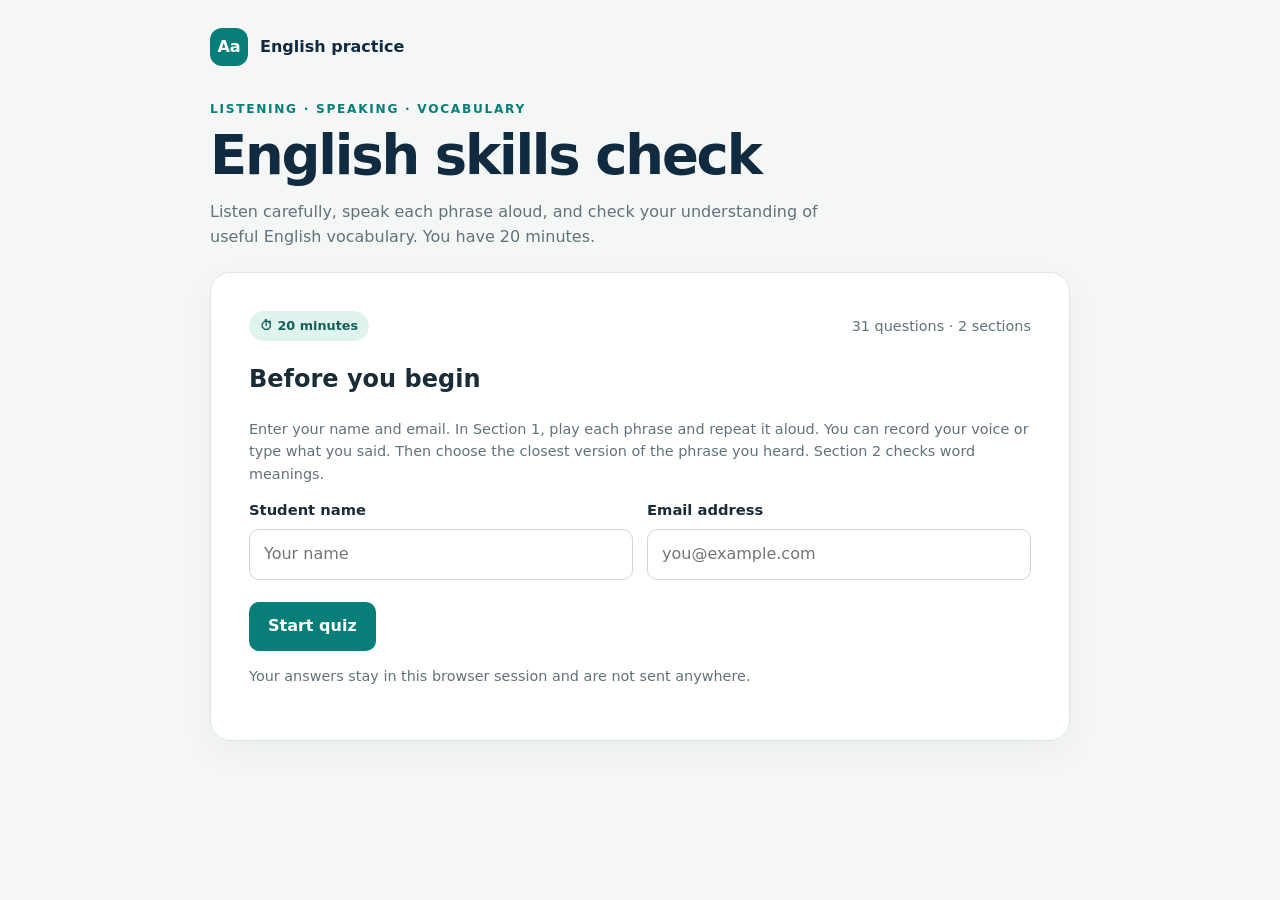
<file: index.html>
<!doctype html>
<html lang="en">
<head>
<meta charset="utf-8"><meta name="viewport" content="width=device-width,initial-scale=1"><meta name="theme-color" content="#102b3f">
<title>English Listening & Speaking Quiz</title>
<link rel="stylesheet" href="style.css"></head>
<body><main class="shell"><div class="brand"><span class="brand-mark">Aa</span><span>English practice</span></div>
<header class="hero"><div class="eyebrow">Listening · Speaking · Vocabulary</div><h1>English skills check</h1><p>Listen carefully, speak each phrase aloud, and check your understanding of useful English vocabulary. You have 20 minutes.</p></header>
<section id="intro" class="card"><div class="topline"><div><span class="pill">⏱ 20 minutes</span></div><span class="muted">31 questions · 2 sections</span></div><h2>Before you begin</h2><p class="muted">Enter your name and email. In Section 1, play each phrase and repeat it aloud. You can record your voice or type what you said. Then choose the closest version of the phrase you heard. Section 2 checks word meanings.</p><div class="row"><div class="field"><label for="studentName">Student name</label><input id="studentName" type="text" placeholder="Your name" autocomplete="name" required></div><div class="field"><label for="studentEmail">Email address</label><input id="studentEmail" type="email" placeholder="you@example.com" autocomplete="email" required></div></div><div class="actions"><button class="btn" id="startBtn">Start quiz</button></div><p class="muted">Your answers stay in this browser session and are not sent anywhere.</p></section>
<section id="quiz" class="card hidden"><div class="topline"><span class="pill" id="sectionPill">Section 1 of 2</span><span class="timer" id="timer">20:00</span></div><div class="progress"><span id="progressFill"></span></div><div class="qnum" id="qnum"></div><div class="section-head" id="sectionTitle"></div><div class="prompt" id="prompt"></div><div id="listeningArea"></div><div id="answerArea"></div><div class="actions"><button class="btn secondary" id="backBtn">Back</button><button class="btn" id="nextBtn">Next question</button></div><div class="foot">You can move back and change answers before submitting.</div></section>
<section id="results" class="card hidden"></section></main>
<script src="script.js" defer></script></body></html>
</file>
<file: style.css>
:root{--navy:#102b3f;--teal:#087e79;--mint:#dff4ec;--paper:#f5f7f6;--ink:#192c37;--muted:#60727b;--line:#dce6e4;--gold:#e2a23a;--red:#a63838}*{box-sizing:border-box}body{margin:0;background:var(--paper);color:var(--ink);font:16px/1.55 "Segoe UI",system-ui,sans-serif}.shell{max-width:900px;margin:0 auto;padding:28px 20px 64px}.brand{display:flex;align-items:center;gap:12px;color:var(--navy);font-weight:750}.brand-mark{background:var(--teal);color:white;width:38px;height:38px;border-radius:12px;display:grid;place-items:center}.hero{margin:34px 0 22px}.eyebrow{text-transform:uppercase;letter-spacing:.14em;color:var(--teal);font-size:.76rem;font-weight:800}.hero h1{font-size:clamp(2rem,5vw,3.4rem);line-height:1.06;letter-spacing:-.04em;color:var(--navy);margin:8px 0}.hero p{color:var(--muted);max-width:650px}.card{background:white;border:1px solid var(--line);border-radius:20px;padding:clamp(22px,4vw,38px);box-shadow:0 12px 34px #1735450b}.row{display:flex;gap:14px;flex-wrap:wrap}.field{flex:1;min-width:220px}label{display:block;font-weight:700;font-size:.92rem;margin:0 0 7px}input[type=text],input[type=email],textarea{font:inherit;width:100%;border:1px solid #ccd8d8;border-radius:10px;padding:12px 14px;background:white;color:var(--ink)}input:focus,textarea:focus{outline:3px solid #087e7926;border-color:var(--teal)}.muted{color:var(--muted);font-size:.9rem}.actions{display:flex;gap:10px;flex-wrap:wrap;margin-top:22px}.btn{border:0;background:var(--teal);color:white;padding:12px 19px;border-radius:10px;font:inherit;font-weight:750;cursor:pointer;transition:.15s}.btn:hover{filter:brightness(.92);transform:translateY(-1px)}.btn.secondary{background:#e8f1ef;color:var(--navy)}.btn.dark{background:var(--navy)}.btn:disabled{opacity:.55;cursor:not-allowed;transform:none}.pill{display:inline-flex;align-items:center;gap:7px;background:var(--mint);color:#155f59;padding:5px 11px;border-radius:30px;font-size:.8rem;font-weight:750}.topline{display:flex;justify-content:space-between;gap:14px;align-items:center;flex-wrap:wrap;margin-bottom:20px}.progress{height:8px;background:#e9efed;border-radius:20px;overflow:hidden;margin:14px 0 24px}.progress span{height:100%;width:0;background:var(--teal);display:block;transition:width .3s}.timer{font-variant-numeric:tabular-nums;background:#fff4df;color:#765014;padding:7px 12px;border-radius:9px;font-weight:800}.timer.urgent{background:#fde7e7;color:var(--red)}.qnum{color:var(--teal);text-transform:uppercase;letter-spacing:.13em;font-weight:800;font-size:.78rem}.prompt{font-size:clamp(1.3rem,3vw,1.8rem);line-height:1.3;color:var(--navy);margin:8px 0 16px}.listenbox{background:#f1f7f5;border-radius:14px;padding:17px;margin:18px 0}.listenbox p{margin:0 0 12px}.micro{display:flex;gap:8px;flex-wrap:wrap}.recording{color:var(--red);font-weight:750}.options{display:grid;gap:10px;margin:18px 0}.option{border:1px solid var(--line);padding:12px 14px;border-radius:11px;cursor:pointer;display:flex;gap:10px;align-items:flex-start}.option:hover{border-color:var(--teal);background:#f7fbfa}.option input{margin-top:5px;accent-color:var(--teal)}.section-head{font-size:1.05rem;font-weight:800;color:var(--navy);margin-bottom:4px}.result-hero{text-align:center;padding:10px 0 24px}.score-ring{width:118px;height:118px;border:8px solid var(--mint);border-top-color:var(--teal);border-radius:50%;display:grid;place-items:center;margin:18px auto;color:var(--navy);font-size:1.7rem;font-weight:850}.level{display:inline-block;background:var(--navy);color:white;border-radius:12px;padding:8px 20px;font-size:1.1rem;font-weight:800}.feedback-list{display:grid;gap:12px;margin-top:18px}.feedback{border:1px solid var(--line);border-radius:12px;padding:14px}.feedback strong{color:var(--navy)}.good{color:#14715f}.miss{color:#9a5b10}.result-name{font-size:1.5rem;color:var(--navy)}.hidden{display:none!important}.foot{margin-top:20px;color:var(--muted);font-size:.85rem;text-align:center} @media(max-width:600px){.shell{padding:20px 14px 40px}.card{border-radius:16px}.hero{margin-top:26px}}
</file>
